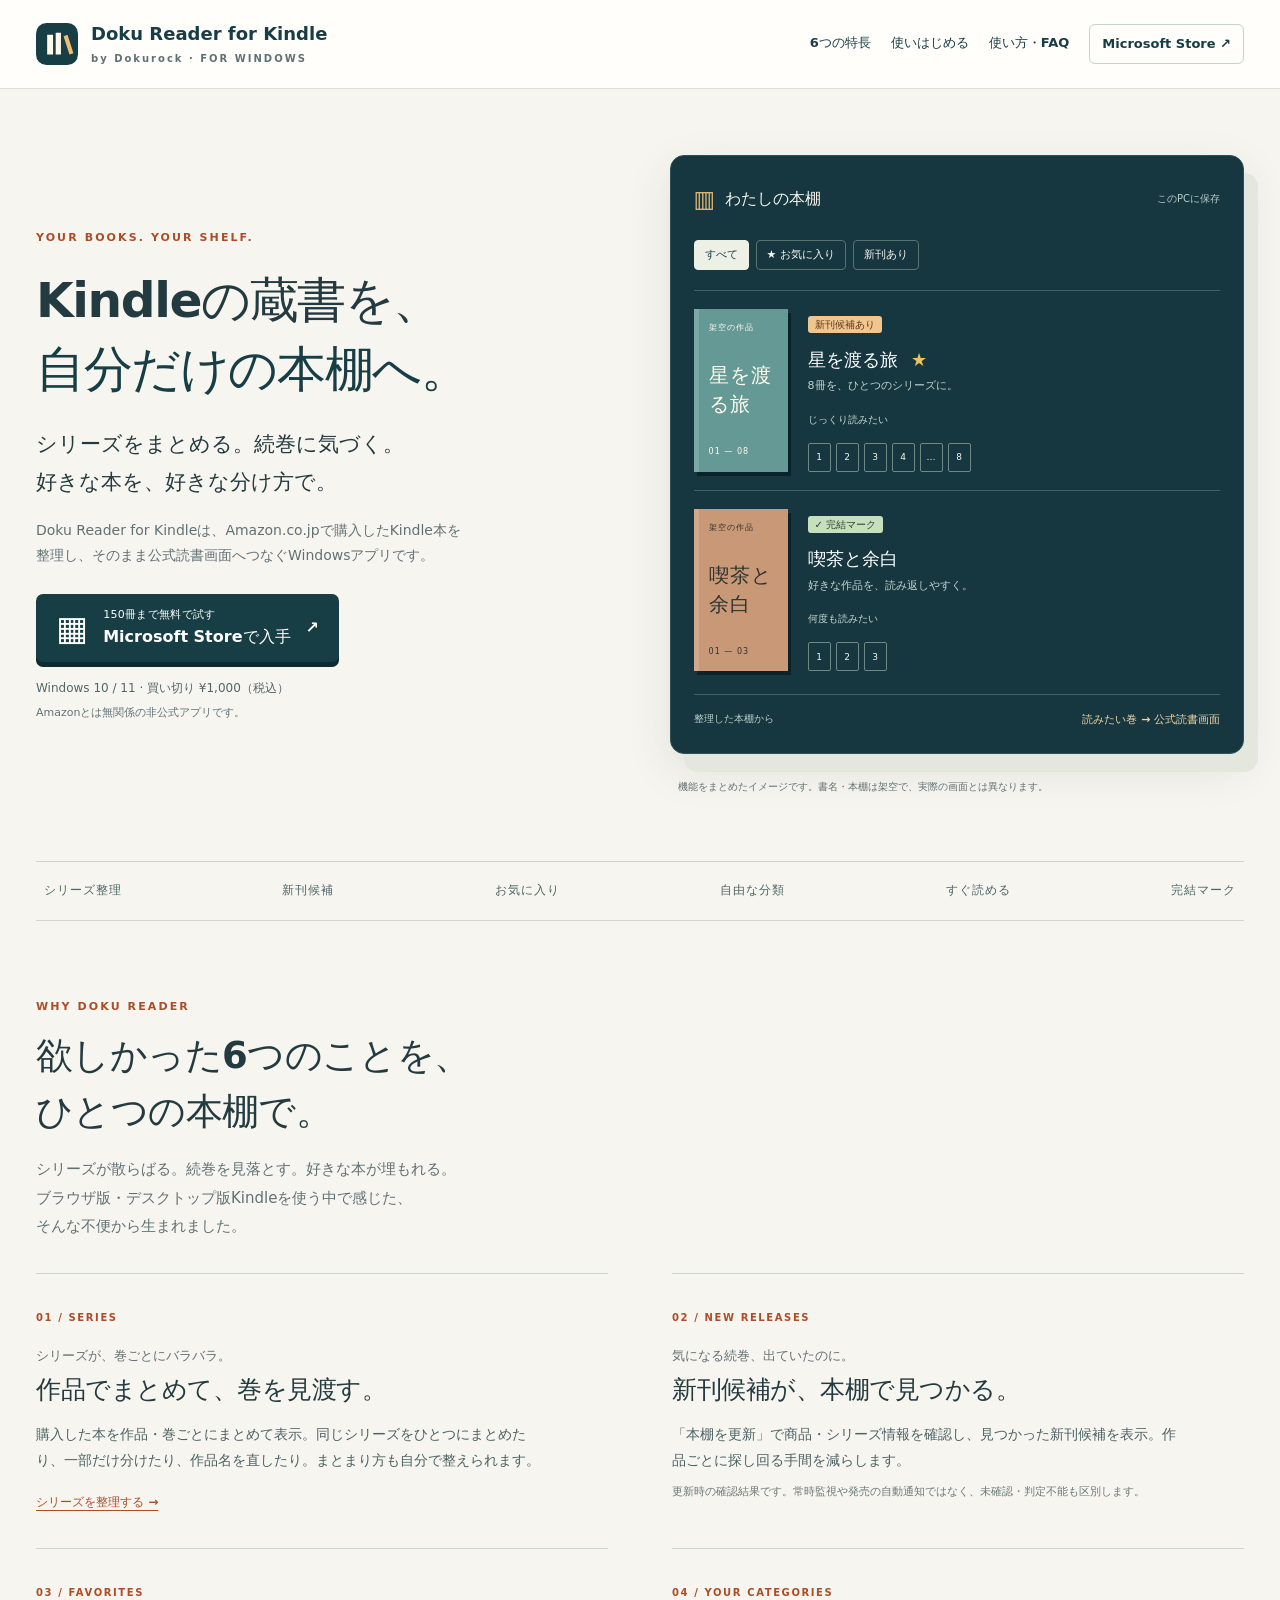
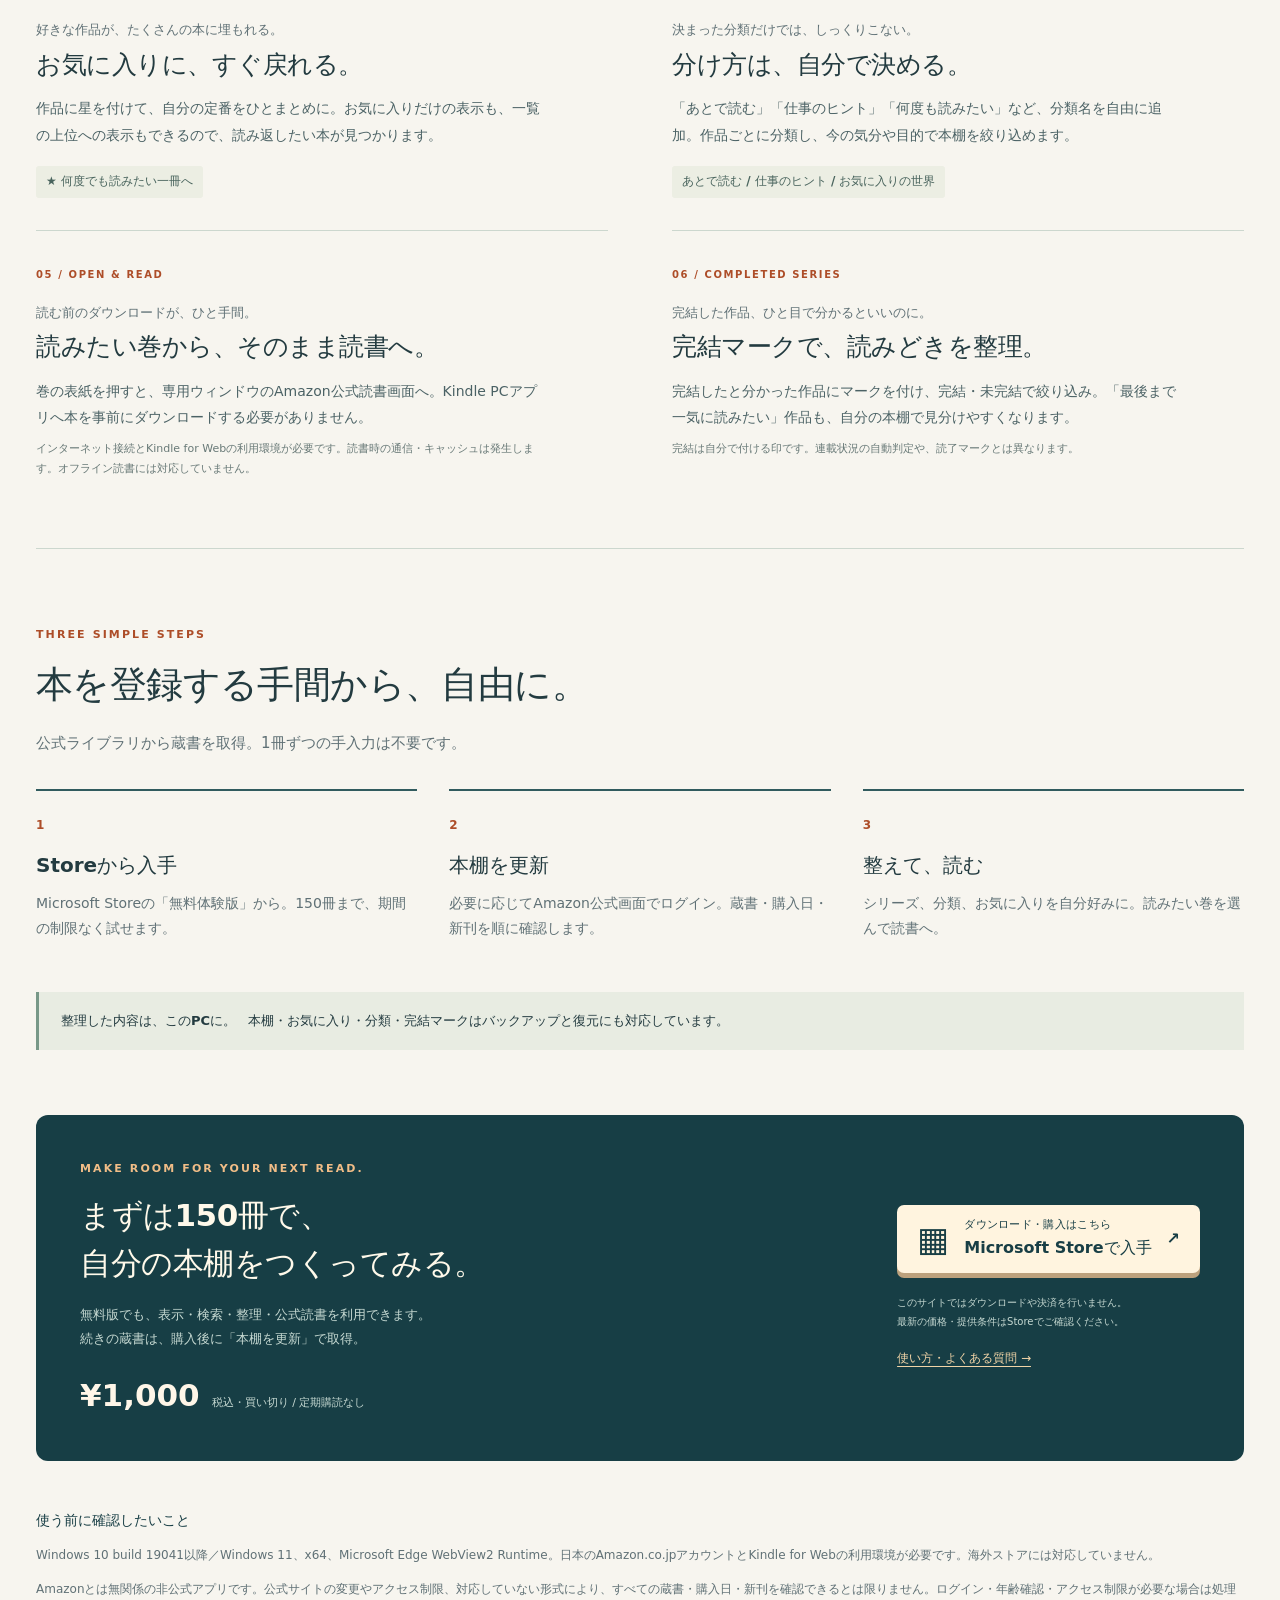
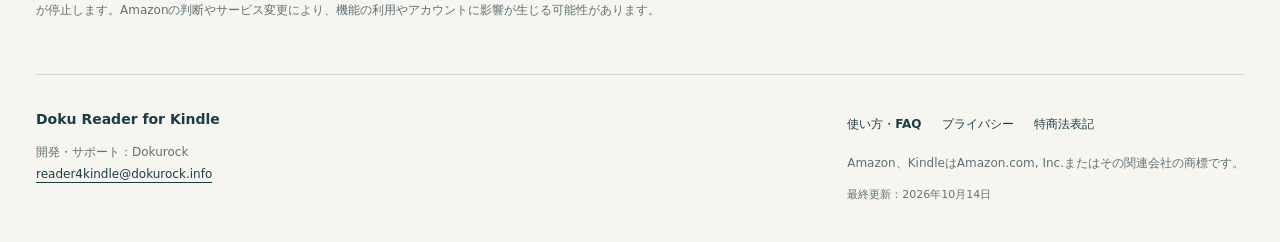
<file: index.html>
<!doctype html>
<html lang="ja">
<head>
<meta charset="utf-8"><meta name="viewport" content="width=device-width,initial-scale=1">
<title>Kindleの蔵書を、自分だけの本棚へ。 | Doku Reader for Kindle</title>
<meta name="description" content="シリーズをまとめる、新刊候補に気づく、お気に入りと自分の分類で整理する。Doku Reader for Kindleは、Kindleの蔵書管理から公式読書画面までをつなぐWindowsアプリ。150冊まで無料で試せます。">
<meta name="color-scheme" content="light">
<meta http-equiv="Content-Security-Policy" content="default-src 'none'; style-src 'self'; img-src 'self'; base-uri 'none'; form-action 'none'; object-src 'none'">
<meta property="og:type" content="website"><meta property="og:locale" content="ja_JP"><meta property="og:title" content="Kindleの蔵書を、自分だけの本棚へ。 | Doku Reader for Kindle"><meta property="og:description" content="シリーズ、新刊、お気に入り、自分の分類、すぐ読む、完結マーク。欲しかった6つのことを、ひとつの本棚で。150冊まで無料試用。"><meta property="og:url" content="https://toku565.github.io/doku-reader-support/">
<link rel="canonical" href="https://toku565.github.io/doku-reader-support/"><link rel="icon" href="favicon.svg" type="image/svg+xml"><link rel="stylesheet" href="style.css">
</head>
<body class="landing">
<a class="skip" href="#main">本文へ移動</a>
<header class="site-header"><div class="header-inner"><a class="brand" href="index.html" aria-label="Doku Reader for Kindle ホーム"><img src="favicon.svg" width="42" height="42" alt=""><span>Doku Reader for Kindle<small>by Dokurock · FOR WINDOWS</small></span></a><nav aria-label="サイト内"><a href="#features">6つの特長</a><a href="#start">使いはじめる</a><a href="support.html">使い方・FAQ</a><a class="nav-store" href="https://apps.microsoft.com/detail/9N5Q21WB8VS9?hl=ja-JP&amp;gl=JP">Microsoft Store ↗</a></nav></div></header>
<main id="main">
<section class="hero" aria-labelledby="hero-title">
<div class="hero-copy"><p class="eyebrow">YOUR BOOKS. YOUR SHELF.</p><h1 id="hero-title">Kindleの蔵書を、<br><em>自分だけの本棚へ。</em></h1><p class="hero-lead">シリーズをまとめる。続巻に気づく。<br>好きな本を、好きな分け方で。</p><p class="hero-description">Doku Reader for Kindleは、Amazon.co.jpで購入したKindle本を整理し、そのまま公式読書画面へつなぐWindowsアプリです。</p><a class="store-button" href="https://apps.microsoft.com/detail/9N5Q21WB8VS9?hl=ja-JP&amp;gl=JP"><span class="store-mark" aria-hidden="true">▦</span><span><small>150冊まで無料で試す</small>Microsoft Storeで入手</span><span aria-hidden="true">↗</span></a><p class="cta-note">Windows 10 / 11 · 買い切り ¥1,000（税込）</p><p class="unofficial">Amazonとは無関係の非公式アプリです。</p></div>
<figure class="shelf-figure"><div class="shelf-illustration" role="img" aria-label="架空の本棚の機能イメージ。シリーズの巻をまとめ、新刊候補、お気に入り、分類、完結マークを一覧で確認できます。">
<div class="mock-title"><span class="mock-logo" aria-hidden="true">▥</span><strong>わたしの本棚</strong><span class="mock-local">このPCに保存</span></div>
<div class="mock-filters"><span class="selected">すべて</span><span>★ お気に入り</span><span>新刊あり</span></div>
<div class="mock-work"><div class="mock-cover cover-sea"><span>架空の作品</span><strong>星を渡る旅</strong><small>01 — 08</small></div><div class="mock-info"><span class="mock-status status-new">新刊候補あり</span><h2>星を渡る旅 <span class="favorite-star">★</span></h2><p>8冊を、ひとつのシリーズに。</p><span class="mock-category">じっくり読みたい</span><div class="mock-volumes" aria-hidden="true"><i>1</i><i>2</i><i>3</i><i>4</i><i>…</i><i>8</i></div></div></div>
<div class="mock-work"><div class="mock-cover cover-clay"><span>架空の作品</span><strong>喫茶と余白</strong><small>01 — 03</small></div><div class="mock-info"><span class="mock-status status-done">✓ 完結マーク</span><h2>喫茶と余白</h2><p>好きな作品を、読み返しやすく。</p><span class="mock-category">何度も読みたい</span><div class="mock-volumes" aria-hidden="true"><i>1</i><i>2</i><i>3</i></div></div></div>
<div class="mock-foot"><span>整理した本棚から</span><strong>読みたい巻 → 公式読書画面</strong></div></div><figcaption>機能をまとめたイメージです。書名・本棚は架空で、実際の画面とは異なります。</figcaption></figure>
</section>
<div class="feature-strip" aria-label="6つの特長"><span>シリーズ整理</span><span>新刊候補</span><span>お気に入り</span><span>自由な分類</span><span>すぐ読める</span><span>完結マーク</span></div>
<section id="features" class="features-section" aria-labelledby="features-title"><div class="section-intro"><p class="eyebrow">WHY DOKU READER</p><h2 id="features-title">欲しかった6つのことを、<br>ひとつの本棚で。</h2><p>シリーズが散らばる。続巻を見落とす。好きな本が埋もれる。<br>ブラウザ版・デスクトップ版Kindleを使う中で感じた、<br class="desktop-break">そんな不便から生まれました。</p></div>
<div class="benefit-grid">
<article class="benefit"><span class="benefit-number">01 / SERIES</span><p class="pain">シリーズが、巻ごとにバラバラ。</p><h3>作品でまとめて、巻を見渡す。</h3><p>購入した本を作品・巻ごとにまとめて表示。同じシリーズをひとつにまとめたり、一部だけ分けたり、作品名を直したり。まとまり方も自分で整えられます。</p><a href="support.html#organize">シリーズを整理する →</a></article>
<article class="benefit"><span class="benefit-number">02 / NEW RELEASES</span><p class="pain">気になる続巻、出ていたのに。</p><h3>新刊候補が、本棚で見つかる。</h3><p>「本棚を更新」で商品・シリーズ情報を確認し、見つかった新刊候補を表示。作品ごとに探し回る手間を減らします。</p><p class="feature-note">更新時の確認結果です。常時監視や発売の自動通知ではなく、未確認・判定不能も区別します。</p></article>
<article class="benefit"><span class="benefit-number">03 / FAVORITES</span><p class="pain">好きな作品が、たくさんの本に埋もれる。</p><h3>お気に入りに、すぐ戻れる。</h3><p>作品に星を付けて、自分の定番をひとまとめに。お気に入りだけの表示も、一覧の上位への表示もできるので、読み返したい本が見つかります。</p><span class="benefit-example">★ 何度でも読みたい一冊へ</span></article>
<article class="benefit"><span class="benefit-number">04 / YOUR CATEGORIES</span><p class="pain">決まった分類だけでは、しっくりこない。</p><h3>分け方は、自分で決める。</h3><p>「あとで読む」「仕事のヒント」「何度も読みたい」など、分類名を自由に追加。作品ごとに分類し、今の気分や目的で本棚を絞り込めます。</p><span class="benefit-example">あとで読む / 仕事のヒント / お気に入りの世界</span></article>
<article class="benefit"><span class="benefit-number">05 / OPEN & READ</span><p class="pain">読む前のダウンロードが、ひと手間。</p><h3>読みたい巻から、そのまま読書へ。</h3><p>巻の表紙を押すと、専用ウィンドウのAmazon公式読書画面へ。Kindle PCアプリへ本を事前にダウンロードする必要がありません。</p><p class="feature-note">インターネット接続とKindle for Webの利用環境が必要です。読書時の通信・キャッシュは発生します。オフライン読書には対応していません。</p></article>
<article class="benefit"><span class="benefit-number">06 / COMPLETED SERIES</span><p class="pain">完結した作品、ひと目で分かるといいのに。</p><h3>完結マークで、読みどきを整理。</h3><p>完結したと分かった作品にマークを付け、完結・未完結で絞り込み。「最後まで一気に読みたい」作品も、自分の本棚で見分けやすくなります。</p><p class="feature-note">完結は自分で付ける印です。連載状況の自動判定や、読了マークとは異なります。</p></article>
</div></section>
<section id="start" class="start-section" aria-labelledby="start-title"><div class="section-intro"><p class="eyebrow">THREE SIMPLE STEPS</p><h2 id="start-title">本を登録する手間から、自由に。</h2><p>公式ライブラリから蔵書を取得。1冊ずつの手入力は不要です。</p></div><ol class="start-steps"><li><span>1</span><h3>Storeから入手</h3><p>Microsoft Storeの「無料体験版」から。150冊まで、期間の制限なく試せます。</p></li><li><span>2</span><h3>本棚を更新</h3><p>必要に応じてAmazon公式画面でログイン。蔵書・購入日・新刊を順に確認します。</p></li><li><span>3</span><h3>整えて、読む</h3><p>シリーズ、分類、お気に入りを自分好みに。読みたい巻を選んで読書へ。</p></li></ol><p class="backup-note"><strong>整理した内容は、このPCに。</strong> 本棚・お気に入り・分類・完結マークはバックアップと復元にも対応しています。</p></section>
<section id="download" class="download-section" aria-labelledby="download-title"><div><p class="eyebrow">MAKE ROOM FOR YOUR NEXT READ.</p><h2 id="download-title">まずは150冊で、<br>自分の本棚をつくってみる。</h2><p>無料版でも、表示・検索・整理・公式読書を利用できます。<br>続きの蔵書は、購入後に「本棚を更新」で取得。</p><p class="price"><strong>¥1,000</strong><span>税込・買い切り / 定期購読なし</span></p></div><div class="download-action"><a class="store-button" href="https://apps.microsoft.com/detail/9N5Q21WB8VS9?hl=ja-JP&amp;gl=JP"><span class="store-mark" aria-hidden="true">▦</span><span><small>ダウンロード・購入はこちら</small>Microsoft Storeで入手</span><span aria-hidden="true">↗</span></a><p>このサイトではダウンロードや決済を行いません。<br>最新の価格・提供条件はStoreでご確認ください。</p><a class="guide-link" href="support.html">使い方・よくある質問 →</a></div></section>
<section class="service-note" aria-labelledby="environment-title"><h2 id="environment-title">使う前に確認したいこと</h2><p>Windows 10 build 19041以降／Windows 11、x64、Microsoft Edge WebView2 Runtime。日本のAmazon.co.jpアカウントとKindle for Webの利用環境が必要です。海外ストアには対応していません。</p><p>Amazonとは無関係の非公式アプリです。公式サイトの変更やアクセス制限、対応していない形式により、すべての蔵書・購入日・新刊を確認できるとは限りません。ログイン・年齢確認・アクセス制限が必要な場合は処理が停止します。Amazonの判断やサービス変更により、機能の利用やアカウントに影響が生じる可能性があります。</p></section>
</main>
<footer class="site-footer"><div><strong>Doku Reader for Kindle</strong><p>開発・サポート：Dokurock<br><a href="mailto:reader4kindle@dokurock.info">reader4kindle@dokurock.info</a></p></div><div><nav aria-label="フッター"><a href="support.html">使い方・FAQ</a><a href="privacy.html">プライバシー</a><a href="legal.html">特商法表記</a></nav><p>Amazon、KindleはAmazon.com, Inc.またはその関連会社の商標です。</p><small>最終更新：2026年10月14日</small></div></footer>
</body></html>
</file>
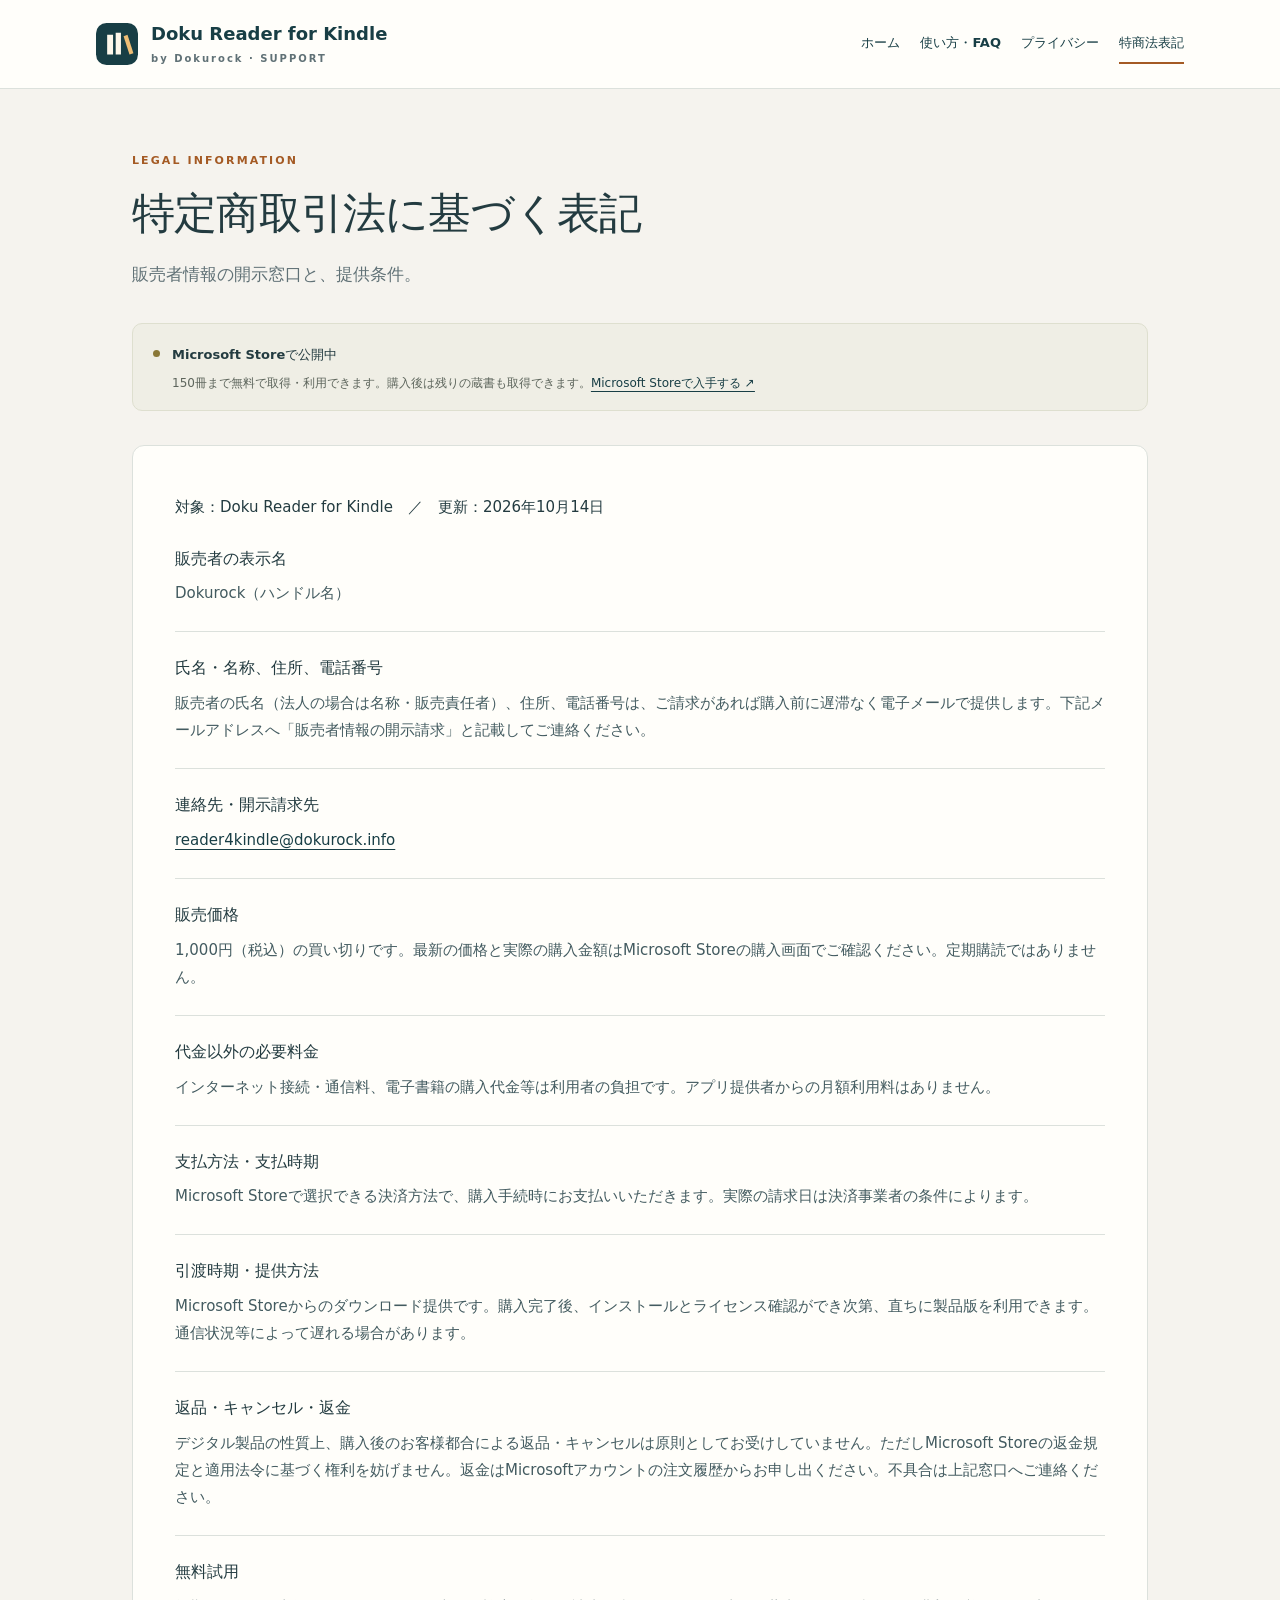
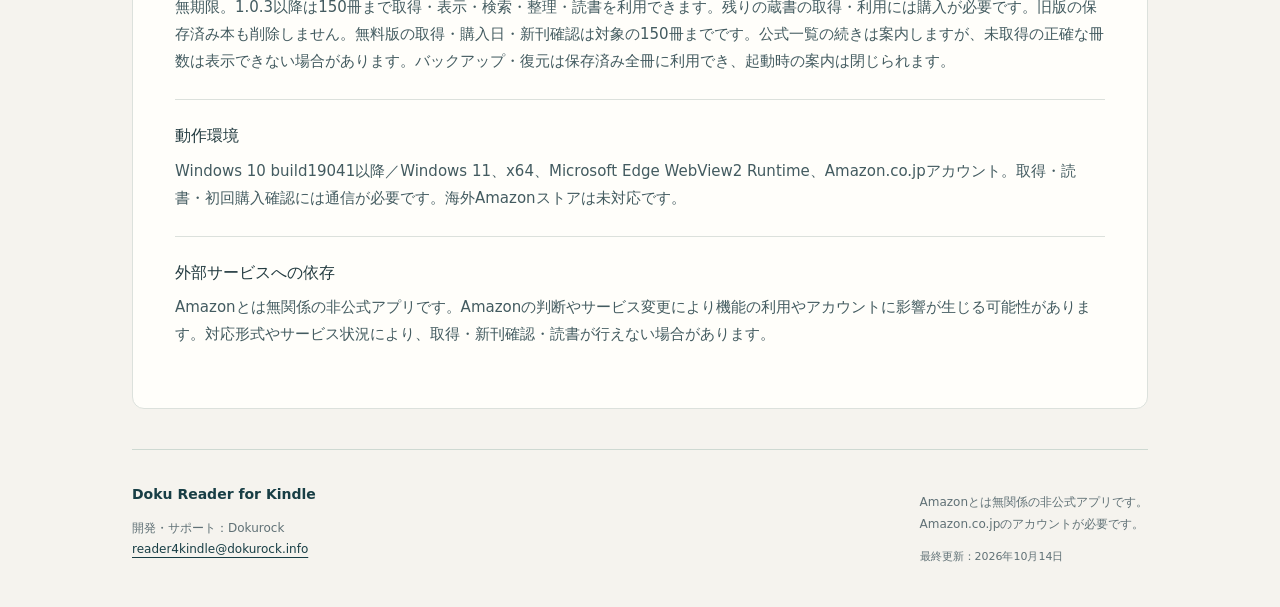
<file: legal.html>
<!doctype html>
<html lang="ja"><head><meta charset="utf-8"><meta name="viewport" content="width=device-width,initial-scale=1"><meta name="description" content="Doku Reader for Kindleの使い方、無料試用、購入状態、バックアップ、お問い合わせについて。"><meta name="color-scheme" content="light"><meta http-equiv="Content-Security-Policy" content="default-src 'none'; style-src 'self'; img-src 'self'; base-uri 'none'; form-action 'none'; object-src 'none'"><title>特定商取引法に基づく表記 | Doku Reader for Kindle</title><link rel="icon" href="favicon.svg" type="image/svg+xml"><link rel="stylesheet" href="style.css"></head>
<body><a class="skip" href="#main">本文へ移動</a><header class="site-header"><div class="header-inner"><a class="brand" href="index.html"><img src="favicon.svg" width="42" height="42" alt=""><span>Doku Reader for Kindle<small>by Dokurock · SUPPORT</small></span></a><nav aria-label="サイト内"><a href="index.html">ホーム</a><a href="support.html">使い方・FAQ</a><a href="privacy.html">プライバシー</a><a href="legal.html" aria-current="page">特商法表記</a></nav></div></header>
<main id="main"><section class="page-heading"><p class="eyebrow">LEGAL INFORMATION</p><h1>特定商取引法に基づく表記</h1><p class="lead">販売者情報の開示窓口と、提供条件。</p></section><aside class="release-note"><span class="status-dot" aria-hidden="true"></span><div><strong>Microsoft Storeで公開中</strong><p>150冊まで無料で取得・利用できます。購入後は残りの蔵書も取得できます。<a href="https://apps.microsoft.com/detail/9N5Q21WB8VS9?hl=ja-JP&amp;gl=JP">Microsoft Storeで入手する ↗</a></p></div></aside><article class="article"><p>対象：Doku Reader for Kindle　／　更新：2026年10月14日</p>
<dl>
<dt>販売者の表示名</dt><dd>Dokurock（ハンドル名）</dd>
<dt>氏名・名称、住所、電話番号</dt><dd>販売者の氏名（法人の場合は名称・販売責任者）、住所、電話番号は、ご請求があれば購入前に遅滞なく電子メールで提供します。下記メールアドレスへ「販売者情報の開示請求」と記載してご連絡ください。</dd>
<dt>連絡先・開示請求先</dt><dd><a href="mailto:reader4kindle@dokurock.info">reader4kindle@dokurock.info</a></dd>
<dt>販売価格</dt><dd>1,000円（税込）の買い切りです。最新の価格と実際の購入金額はMicrosoft Storeの購入画面でご確認ください。定期購読ではありません。</dd>
<dt>代金以外の必要料金</dt><dd>インターネット接続・通信料、電子書籍の購入代金等は利用者の負担です。アプリ提供者からの月額利用料はありません。</dd>
<dt>支払方法・支払時期</dt><dd>Microsoft Storeで選択できる決済方法で、購入手続時にお支払いいただきます。実際の請求日は決済事業者の条件によります。</dd>
<dt>引渡時期・提供方法</dt><dd>Microsoft Storeからのダウンロード提供です。購入完了後、インストールとライセンス確認ができ次第、直ちに製品版を利用できます。通信状況等によって遅れる場合があります。</dd>
<dt>返品・キャンセル・返金</dt><dd>デジタル製品の性質上、購入後のお客様都合による返品・キャンセルは原則としてお受けしていません。ただしMicrosoft Storeの返金規定と適用法令に基づく権利を妨げません。返金はMicrosoftアカウントの注文履歴からお申し出ください。不具合は上記窓口へご連絡ください。</dd>
<dt>無料試用</dt><dd>無期限。1.0.3以降は150冊まで取得・表示・検索・整理・読書を利用できます。残りの蔵書の取得・利用には購入が必要です。旧版の保存済み本も削除しません。無料版の取得・購入日・新刊確認は対象の150冊までです。公式一覧の続きは案内しますが、未取得の正確な冊数は表示できない場合があります。バックアップ・復元は保存済み全冊に利用でき、起動時の案内は閉じられます。</dd>
<dt>動作環境</dt><dd>Windows 10 build19041以降／Windows 11、x64、Microsoft Edge WebView2 Runtime、Amazon.co.jpアカウント。取得・読書・初回購入確認には通信が必要です。海外Amazonストアは未対応です。</dd>
<dt>外部サービスへの依存</dt><dd>Amazonとは無関係の非公式アプリです。Amazonの判断やサービス変更により機能の利用やアカウントに影響が生じる可能性があります。対応形式やサービス状況により、取得・新刊確認・読書が行えない場合があります。</dd>
</dl>
</article></main>
<footer class="site-footer"><div><strong>Doku Reader for Kindle</strong><p>開発・サポート：Dokurock<br><a href="mailto:reader4kindle@dokurock.info">reader4kindle@dokurock.info</a></p></div><div><p>Amazonとは無関係の非公式アプリです。<br>Amazon.co.jpのアカウントが必要です。</p><small>最終更新：2026年10月14日</small></div></footer></body></html>
</file>
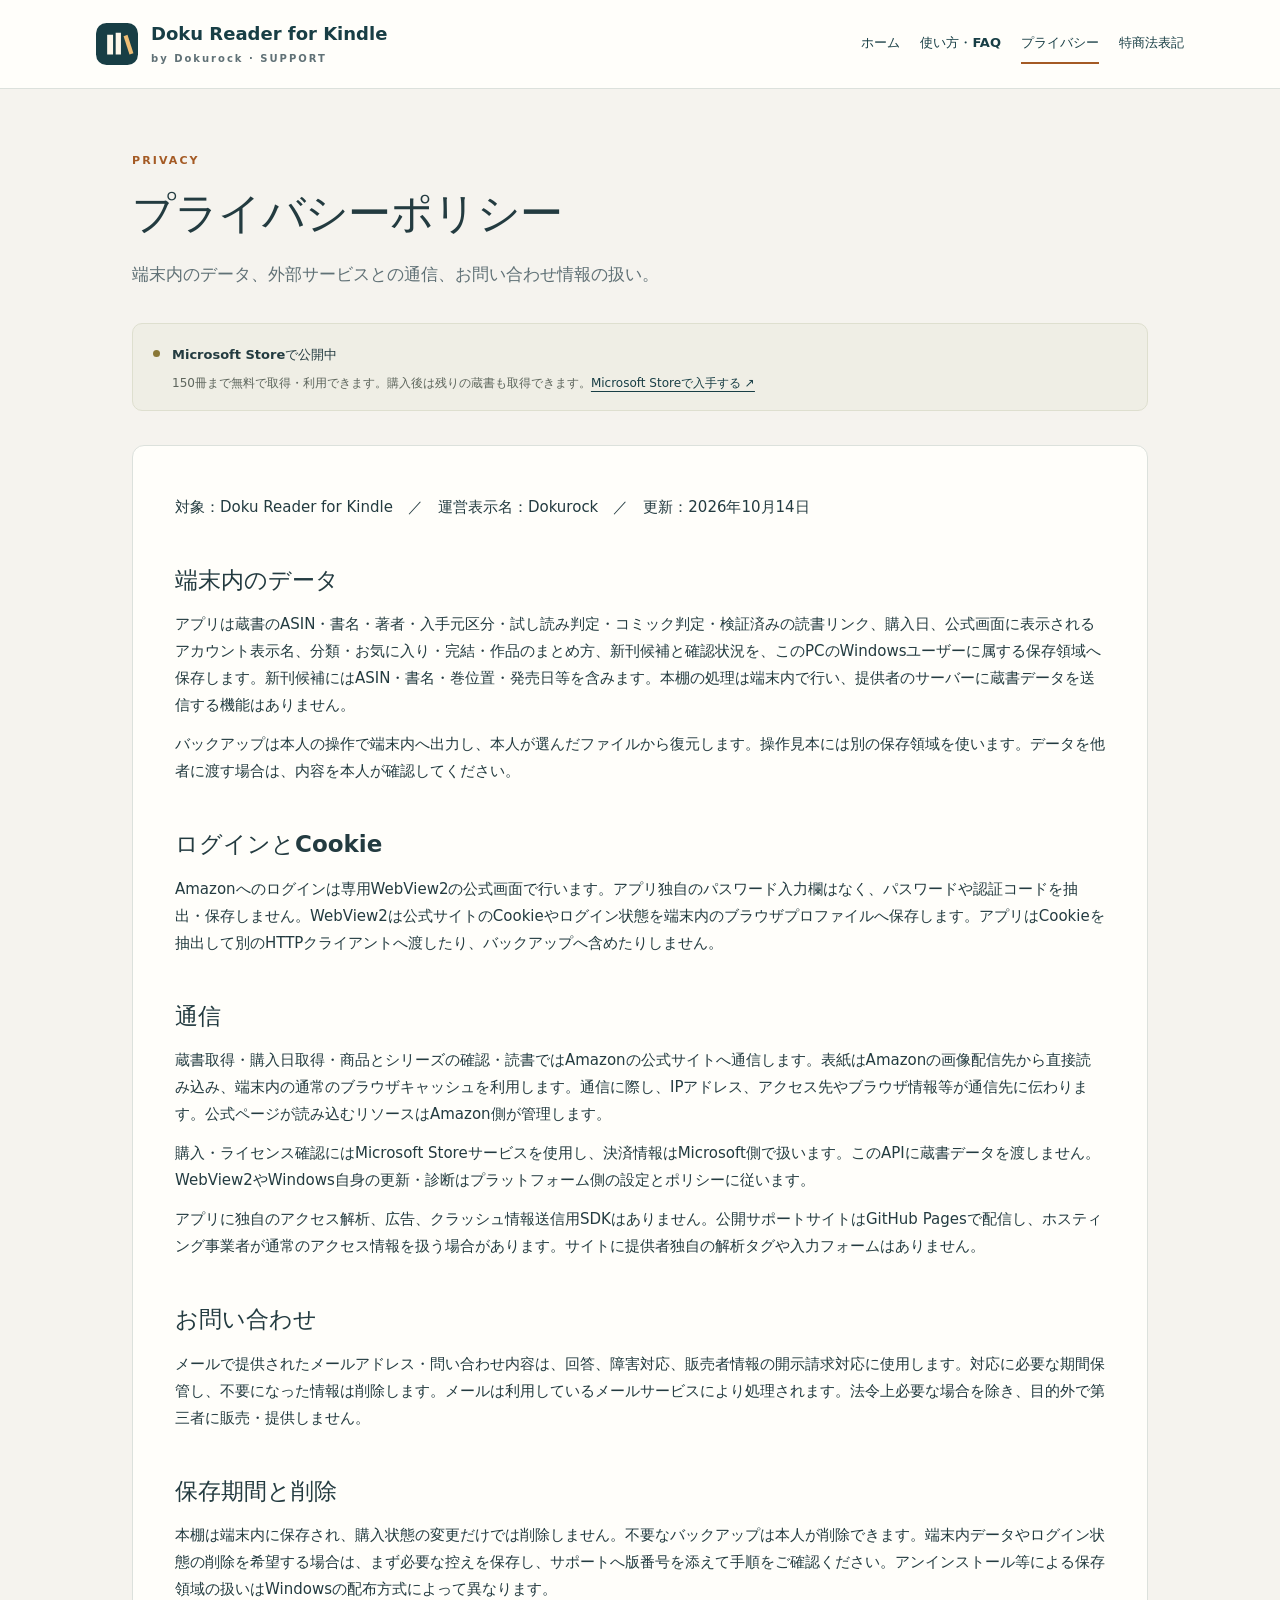
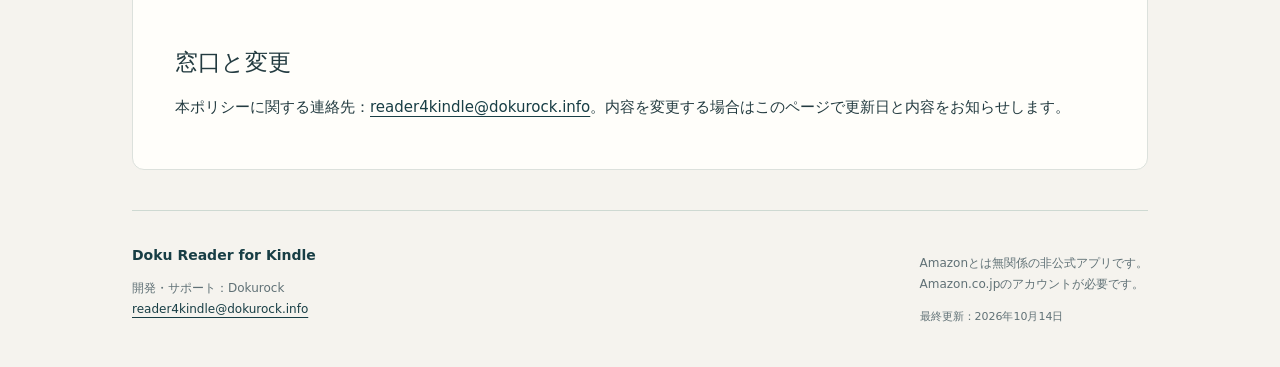
<file: privacy.html>
<!doctype html>
<html lang="ja"><head><meta charset="utf-8"><meta name="viewport" content="width=device-width,initial-scale=1"><meta name="description" content="Doku Reader for Kindleの使い方、無料試用、購入状態、バックアップ、お問い合わせについて。"><meta name="color-scheme" content="light"><meta http-equiv="Content-Security-Policy" content="default-src 'none'; style-src 'self'; img-src 'self'; base-uri 'none'; form-action 'none'; object-src 'none'"><title>プライバシーポリシー | Doku Reader for Kindle</title><link rel="icon" href="favicon.svg" type="image/svg+xml"><link rel="stylesheet" href="style.css"></head>
<body><a class="skip" href="#main">本文へ移動</a><header class="site-header"><div class="header-inner"><a class="brand" href="index.html"><img src="favicon.svg" width="42" height="42" alt=""><span>Doku Reader for Kindle<small>by Dokurock · SUPPORT</small></span></a><nav aria-label="サイト内"><a href="index.html">ホーム</a><a href="support.html">使い方・FAQ</a><a href="privacy.html" aria-current="page">プライバシー</a><a href="legal.html">特商法表記</a></nav></div></header>
<main id="main"><section class="page-heading"><p class="eyebrow">PRIVACY</p><h1>プライバシーポリシー</h1><p class="lead">端末内のデータ、外部サービスとの通信、お問い合わせ情報の扱い。</p></section><aside class="release-note"><span class="status-dot" aria-hidden="true"></span><div><strong>Microsoft Storeで公開中</strong><p>150冊まで無料で取得・利用できます。購入後は残りの蔵書も取得できます。<a href="https://apps.microsoft.com/detail/9N5Q21WB8VS9?hl=ja-JP&amp;gl=JP">Microsoft Storeで入手する ↗</a></p></div></aside><article class="article"><p>対象：Doku Reader for Kindle　／　運営表示名：Dokurock　／　更新：2026年10月14日</p>
<h2>端末内のデータ</h2><p>アプリは蔵書のASIN・書名・著者・入手元区分・試し読み判定・コミック判定・検証済みの読書リンク、購入日、公式画面に表示されるアカウント表示名、分類・お気に入り・完結・作品のまとめ方、新刊候補と確認状況を、このPCのWindowsユーザーに属する保存領域へ保存します。新刊候補にはASIN・書名・巻位置・発売日等を含みます。本棚の処理は端末内で行い、提供者のサーバーに蔵書データを送信する機能はありません。</p>
<p>バックアップは本人の操作で端末内へ出力し、本人が選んだファイルから復元します。操作見本には別の保存領域を使います。データを他者に渡す場合は、内容を本人が確認してください。</p>
<h2>ログインとCookie</h2><p>Amazonへのログインは専用WebView2の公式画面で行います。アプリ独自のパスワード入力欄はなく、パスワードや認証コードを抽出・保存しません。WebView2は公式サイトのCookieやログイン状態を端末内のブラウザプロファイルへ保存します。アプリはCookieを抽出して別のHTTPクライアントへ渡したり、バックアップへ含めたりしません。</p>
<h2>通信</h2><p>蔵書取得・購入日取得・商品とシリーズの確認・読書ではAmazonの公式サイトへ通信します。表紙はAmazonの画像配信先から直接読み込み、端末内の通常のブラウザキャッシュを利用します。通信に際し、IPアドレス、アクセス先やブラウザ情報等が通信先に伝わります。公式ページが読み込むリソースはAmazon側が管理します。</p>
<p>購入・ライセンス確認にはMicrosoft Storeサービスを使用し、決済情報はMicrosoft側で扱います。このAPIに蔵書データを渡しません。WebView2やWindows自身の更新・診断はプラットフォーム側の設定とポリシーに従います。</p>
<p>アプリに独自のアクセス解析、広告、クラッシュ情報送信用SDKはありません。公開サポートサイトはGitHub Pagesで配信し、ホスティング事業者が通常のアクセス情報を扱う場合があります。サイトに提供者独自の解析タグや入力フォームはありません。</p>
<h2>お問い合わせ</h2><p>メールで提供されたメールアドレス・問い合わせ内容は、回答、障害対応、販売者情報の開示請求対応に使用します。対応に必要な期間保管し、不要になった情報は削除します。メールは利用しているメールサービスにより処理されます。法令上必要な場合を除き、目的外で第三者に販売・提供しません。</p>
<h2>保存期間と削除</h2><p>本棚は端末内に保存され、購入状態の変更だけでは削除しません。不要なバックアップは本人が削除できます。端末内データやログイン状態の削除を希望する場合は、まず必要な控えを保存し、サポートへ版番号を添えて手順をご確認ください。アンインストール等による保存領域の扱いはWindowsの配布方式によって異なります。</p>
<h2>窓口と変更</h2><p>本ポリシーに関する連絡先：<a href="mailto:reader4kindle@dokurock.info">reader4kindle@dokurock.info</a>。内容を変更する場合はこのページで更新日と内容をお知らせします。</p>
</article></main>
<footer class="site-footer"><div><strong>Doku Reader for Kindle</strong><p>開発・サポート：Dokurock<br><a href="mailto:reader4kindle@dokurock.info">reader4kindle@dokurock.info</a></p></div><div><p>Amazonとは無関係の非公式アプリです。<br>Amazon.co.jpのアカウントが必要です。</p><small>最終更新：2026年10月14日</small></div></footer></body></html>
</file>
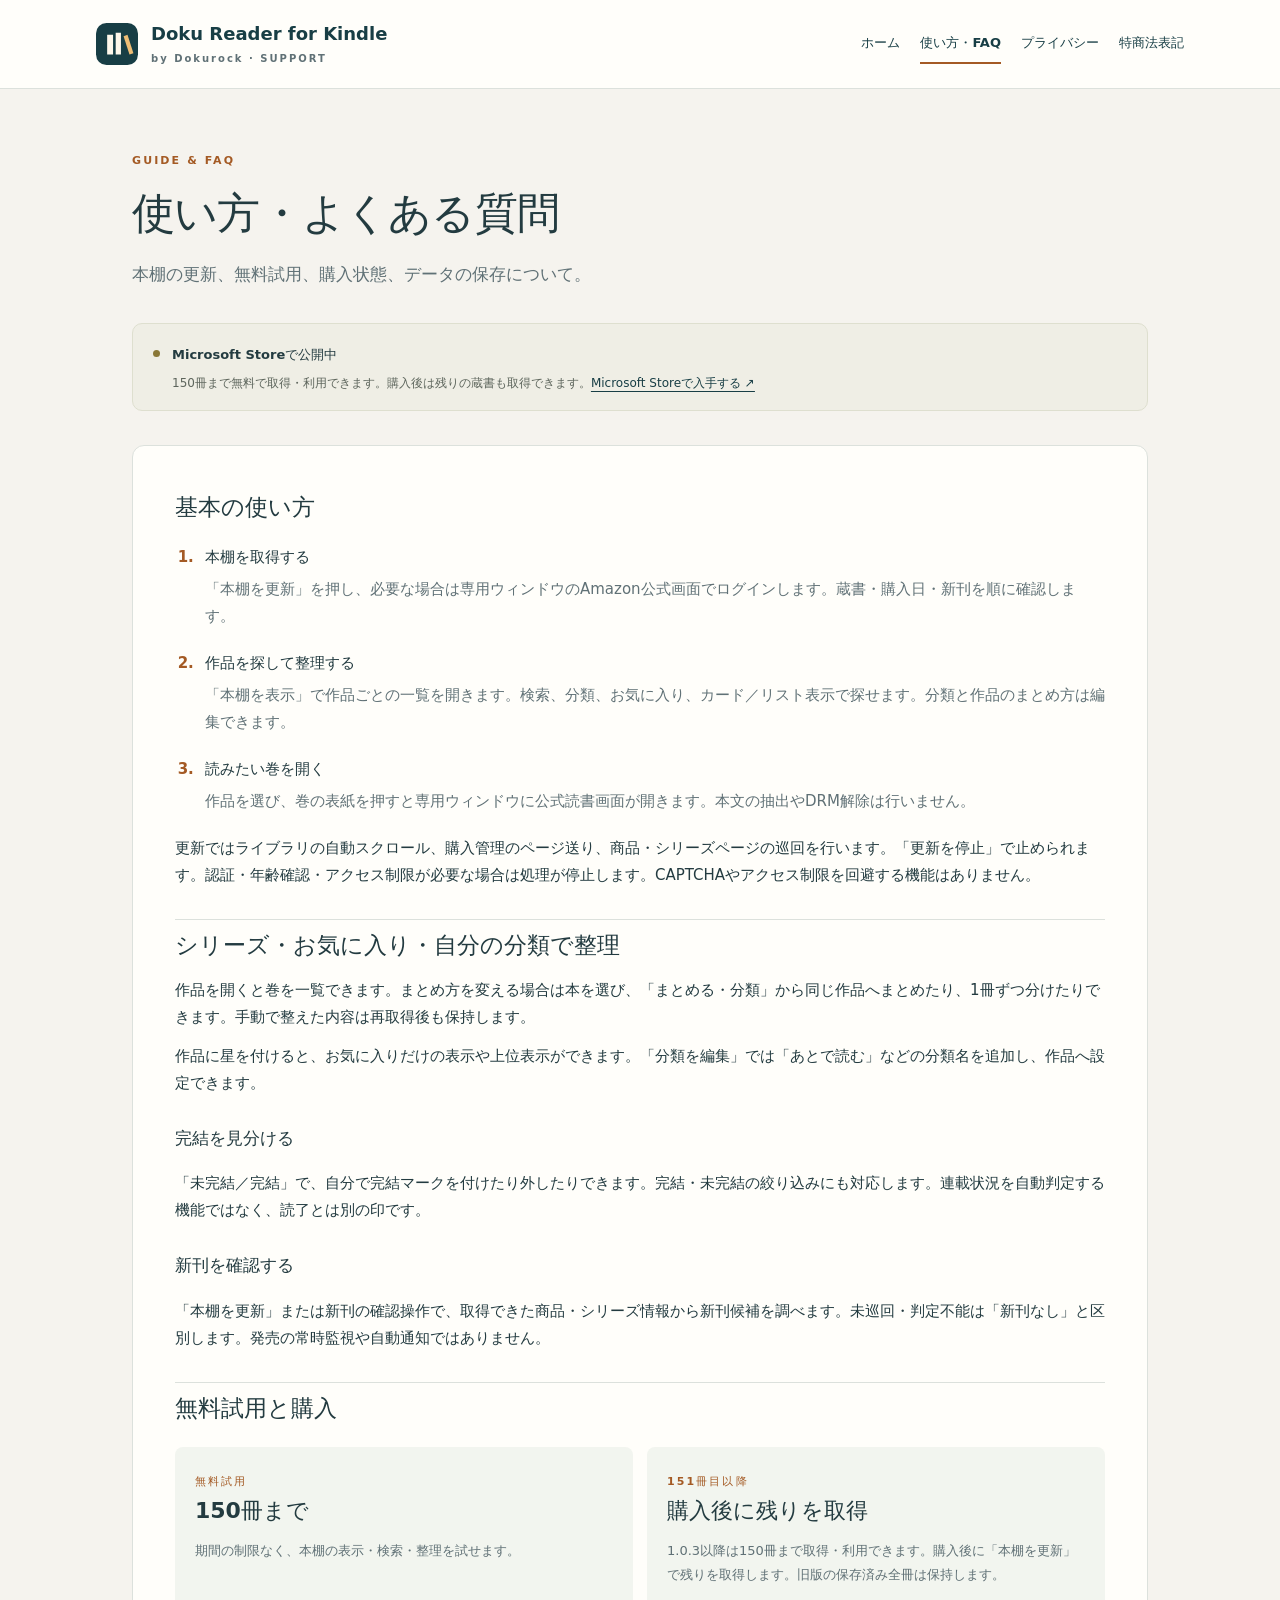
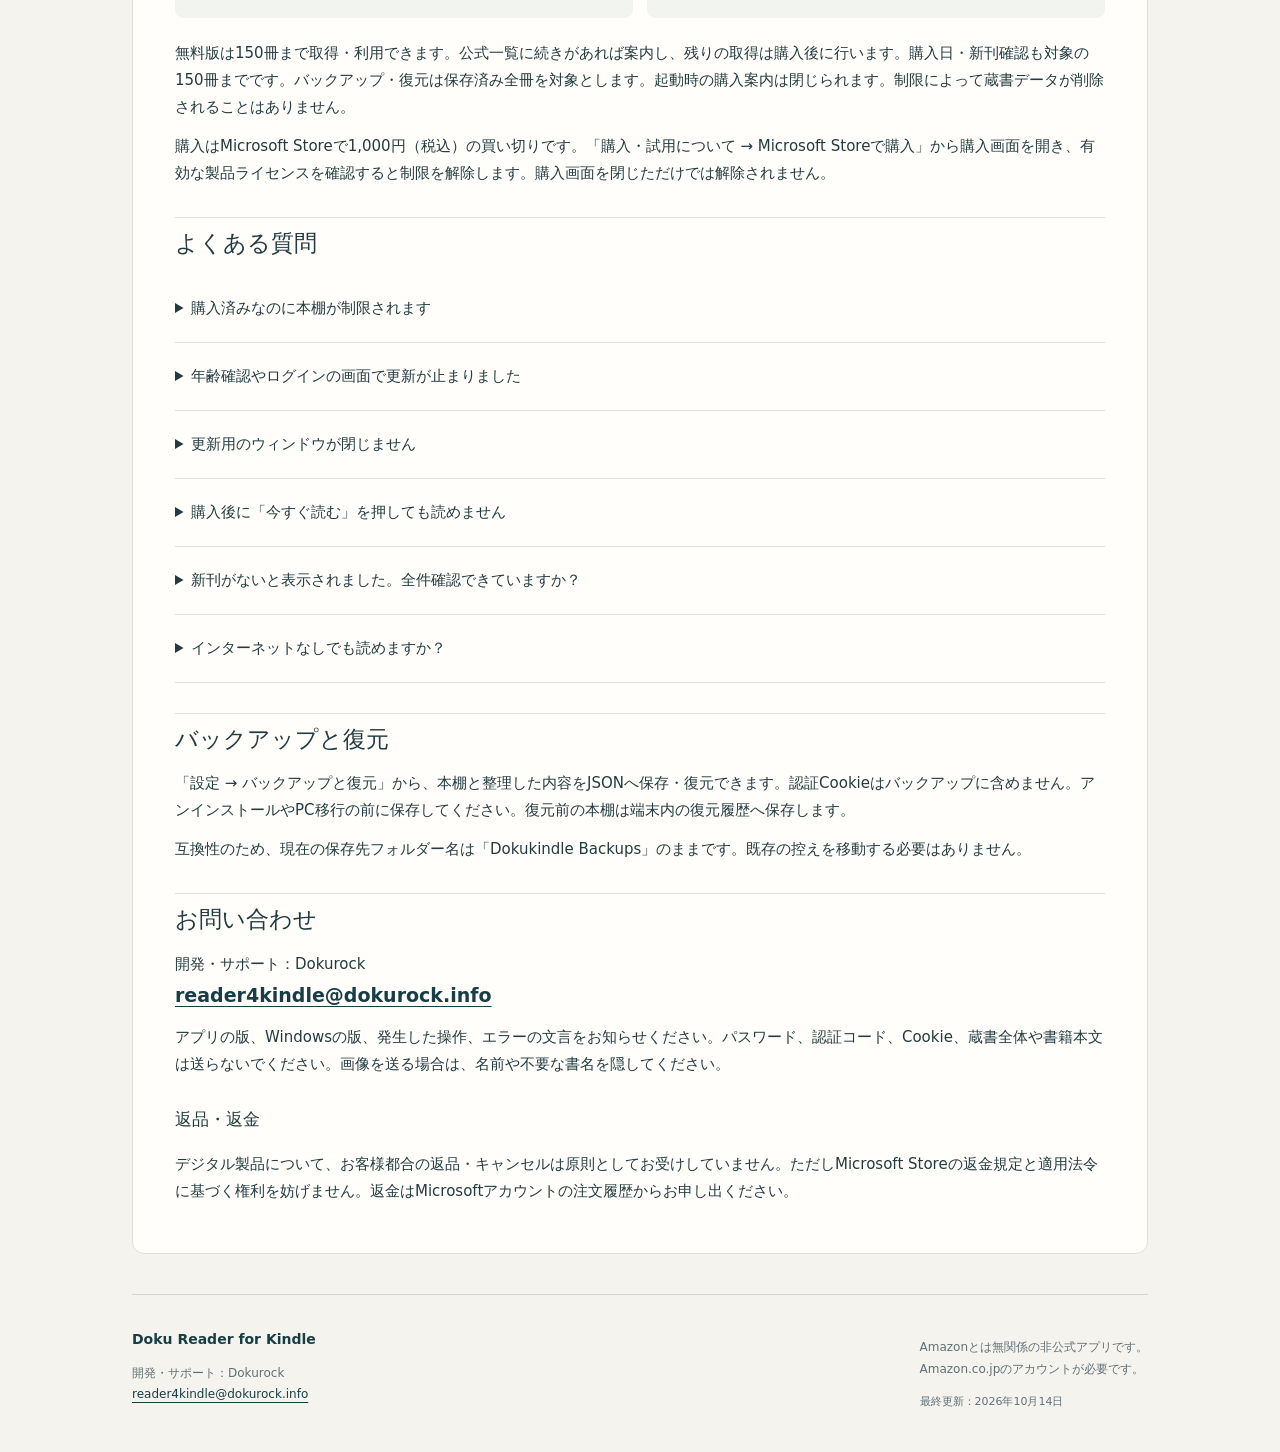
<file: support.html>
<!doctype html>
<html lang="ja"><head><meta charset="utf-8"><meta name="viewport" content="width=device-width,initial-scale=1"><meta name="description" content="Doku Reader for Kindleの使い方、無料試用、購入状態、バックアップ、お問い合わせについて。"><meta name="color-scheme" content="light"><meta http-equiv="Content-Security-Policy" content="default-src 'none'; style-src 'self'; img-src 'self'; base-uri 'none'; form-action 'none'; object-src 'none'"><title>使い方・よくある質問 | Doku Reader for Kindle</title><link rel="icon" href="favicon.svg" type="image/svg+xml"><link rel="stylesheet" href="style.css"></head>
<body><a class="skip" href="#main">本文へ移動</a><header class="site-header"><div class="header-inner"><a class="brand" href="index.html"><img src="favicon.svg" width="42" height="42" alt=""><span>Doku Reader for Kindle<small>by Dokurock · SUPPORT</small></span></a><nav aria-label="サイト内"><a href="index.html">ホーム</a><a href="support.html" aria-current="page">使い方・FAQ</a><a href="privacy.html">プライバシー</a><a href="legal.html">特商法表記</a></nav></div></header>
<main id="main"><section class="page-heading"><p class="eyebrow">GUIDE & FAQ</p><h1>使い方・よくある質問</h1><p class="lead">本棚の更新、無料試用、購入状態、データの保存について。</p></section><aside class="release-note"><span class="status-dot" aria-hidden="true"></span><div><strong>Microsoft Storeで公開中</strong><p>150冊まで無料で取得・利用できます。購入後は残りの蔵書も取得できます。<a href="https://apps.microsoft.com/detail/9N5Q21WB8VS9?hl=ja-JP&amp;gl=JP">Microsoft Storeで入手する ↗</a></p></div></aside><div class="article"><section id="start"><h2>基本の使い方</h2><ol class="steps"><li><strong>本棚を取得する</strong><p>「本棚を更新」を押し、必要な場合は専用ウィンドウのAmazon公式画面でログインします。蔵書・購入日・新刊を順に確認します。</p></li><li><strong>作品を探して整理する</strong><p>「本棚を表示」で作品ごとの一覧を開きます。検索、分類、お気に入り、カード／リスト表示で探せます。分類と作品のまとめ方は編集できます。</p></li><li><strong>読みたい巻を開く</strong><p>作品を選び、巻の表紙を押すと専用ウィンドウに公式読書画面が開きます。本文の抽出やDRM解除は行いません。</p></li></ol><p>更新ではライブラリの自動スクロール、購入管理のページ送り、商品・シリーズページの巡回を行います。「更新を停止」で止められます。認証・年齢確認・アクセス制限が必要な場合は処理が停止します。CAPTCHAやアクセス制限を回避する機能はありません。</p></section>
<section id="organize"><h2>シリーズ・お気に入り・自分の分類で整理</h2><p>作品を開くと巻を一覧できます。まとめ方を変える場合は本を選び、「まとめる・分類」から同じ作品へまとめたり、1冊ずつ分けたりできます。手動で整えた内容は再取得後も保持します。</p><p>作品に星を付けると、お気に入りだけの表示や上位表示ができます。「分類を編集」では「あとで読む」などの分類名を追加し、作品へ設定できます。</p><h3>完結を見分ける</h3><p>「未完結／完結」で、自分で完結マークを付けたり外したりできます。完結・未完結の絞り込みにも対応します。連載状況を自動判定する機能ではなく、読了とは別の印です。</p><h3>新刊を確認する</h3><p>「本棚を更新」または新刊の確認操作で、取得できた商品・シリーズ情報から新刊候補を調べます。未巡回・判定不能は「新刊なし」と区別します。発売の常時監視や自動通知ではありません。</p></section>
<section id="trial"><h2>無料試用と購入</h2><div class="trial-grid"><div><span class="eyebrow">無料試用</span><strong>150冊まで</strong><p>期間の制限なく、本棚の表示・検索・整理を試せます。</p></div><div><span class="eyebrow">151冊目以降</span><strong>購入後に残りを取得</strong><p>1.0.3以降は150冊まで取得・利用できます。購入後に「本棚を更新」で残りを取得します。旧版の保存済み全冊は保持します。</p></div></div><p>無料版は150冊まで取得・利用できます。公式一覧に続きがあれば案内し、残りの取得は購入後に行います。購入日・新刊確認も対象の150冊までです。バックアップ・復元は保存済み全冊を対象とします。起動時の購入案内は閉じられます。制限によって蔵書データが削除されることはありません。</p><p>購入はMicrosoft Storeで1,000円（税込）の買い切りです。「購入・試用について → Microsoft Storeで購入」から購入画面を開き、有効な製品ライセンスを確認すると制限を解除します。購入画面を閉じただけでは解除されません。</p></section>
<section id="trouble"><h2>よくある質問</h2><details><summary>購入済みなのに本棚が制限されます</summary><p>購入時と同じMicrosoftアカウントでMicrosoft Storeへサインインし、通信できる状態で「購入状態を再確認」を押してください。開発用EXEや開発IDのMSIXでは、実際のStore購入を確認できません。</p></details><details><summary>年齢確認やログインの画面で更新が止まりました</summary><p>残っている公式ウィンドウで本人が確認を済ませ、本棚画面の再開操作を行ってください。年齢確認で停止すると、通知音が有効な場合は完了時と同じ音を一度鳴らします。音量・音色・通知OFFは設定に従います。</p></details><details><summary>更新用のウィンドウが閉じません</summary><p>正常終了・手動停止・時間切れ・読み取りエラーでは更新用ウィンドウを閉じます。ログイン・年齢確認・アクセス制限では、本人の確認用に残します。読書や購入のウィンドウは自動終了の対象ではありません。</p></details><details><summary>購入後に「今すぐ読む」を押しても読めません</summary><p>公式ページから開かれる追加の読書ウィンドウに対応しています。問題が続く場合は「本棚を更新」で蔵書を反映し、該当の巻を開いてください。アプリの版と、発生した操作をサポートへお知らせください。</p></details><details><summary>新刊がないと表示されました。全件確認できていますか？</summary><p>取得できた公式ページの情報に基づく結果です。未巡回・判定不能は「新刊なし」と区別します。サイト変更、アクセス制限、未対応形式などにより、すべての新刊を確認できるとは限りません。</p></details><details><summary>インターネットなしでも読めますか？</summary><p>取得と公式読書画面の利用には通信が必要です。オフライン読書を提供するアプリではありません。購入状態はStoreが有効なライセンスを返せない場合、試用範囲の表示になります。保存済み本棚は削除しません。</p></details></section>
<section id="backup"><h2>バックアップと復元</h2><p>「設定 → バックアップと復元」から、本棚と整理した内容をJSONへ保存・復元できます。認証Cookieはバックアップに含めません。アンインストールやPC移行の前に保存してください。復元前の本棚は端末内の復元履歴へ保存します。</p><p>互換性のため、現在の保存先フォルダー名は「Dokukindle Backups」のままです。既存の控えを移動する必要はありません。</p></section>
<section id="contact"><h2>お問い合わせ</h2><p>開発・サポート：Dokurock<br><a class="email" href="mailto:reader4kindle@dokurock.info">reader4kindle@dokurock.info</a></p><p>アプリの版、Windowsの版、発生した操作、エラーの文言をお知らせください。パスワード、認証コード、Cookie、蔵書全体や書籍本文は送らないでください。画像を送る場合は、名前や不要な書名を隠してください。</p><h3>返品・返金</h3><p>デジタル製品について、お客様都合の返品・キャンセルは原則としてお受けしていません。ただしMicrosoft Storeの返金規定と適用法令に基づく権利を妨げません。返金はMicrosoftアカウントの注文履歴からお申し出ください。</p></section></div></main>
<footer class="site-footer"><div><strong>Doku Reader for Kindle</strong><p>開発・サポート：Dokurock<br><a href="mailto:reader4kindle@dokurock.info">reader4kindle@dokurock.info</a></p></div><div><p>Amazonとは無関係の非公式アプリです。<br>Amazon.co.jpのアカウントが必要です。</p><small>最終更新：2026年10月14日</small></div></footer></body></html>
</file>
<file: style.css>
:root{font-family:"Yu Gothic UI","Meiryo",system-ui,sans-serif;color:#233b40;background:#f5f3ee;font-size:16px;font-synthesis:none;line-height:1.8;--ink:#183e45;--muted:#607176;--line:#dce1dc;--paper:#fffefa;--accent:#a45a24}*{box-sizing:border-box}body{margin:0}a{color:var(--ink);text-underline-offset:4px;overflow-wrap:anywhere}a:hover{color:var(--accent)}a:focus-visible,summary:focus-visible{outline:3px solid #bd6b20;outline-offset:5px}.skip{position:absolute;left:16px;top:-100px;background:white;padding:10px;z-index:10}.skip:focus{top:12px}.site-header{border-bottom:1px solid var(--line);background:var(--paper)}.header-inner{max-width:1160px;padding:22px 36px;margin:auto;display:flex;align-items:center;justify-content:space-between;gap:24px}.brand{display:flex;align-items:center;gap:13px;text-decoration:none;font-size:18px;font-weight:750;line-height:1.35;min-width:0}.brand img{flex:none}.brand small{display:block;font-size:10px;letter-spacing:2px;font-weight:600;color:var(--muted);margin-top:6px}nav{display:flex;flex-wrap:wrap;gap:6px 20px;font-size:13px;font-weight:650}nav a{text-decoration:none;padding:7px 0}nav a[aria-current=page]{border-bottom:2px solid var(--accent)}main{max-width:1088px;margin:auto;padding:62px 36px 40px}.page-heading{max-width:820px}.eyebrow{font-size:11px;font-weight:750;letter-spacing:2.1px;color:var(--accent);margin:0 0 12px}.page-heading h1{font-size:clamp(27px,4vw,43px);letter-spacing:-.8px;line-height:1.4;margin:0 0 16px;font-weight:750}.lead{font-size:17px;color:var(--muted);margin:0}.release-note{display:flex;gap:12px;align-items:flex-start;background:#efeee5;border:1px solid #dedfcf;border-radius:10px;padding:16px 20px;margin:34px 0}.release-note strong{font-size:13px}.release-note p{font-size:12px;line-height:1.7;margin:4px 0 0;color:#5d655c}.status-dot{width:7px;height:7px;background:#8a7837;border-radius:50%;flex:none;margin-top:10px}.intro-grid{display:grid;grid-template-columns:repeat(3,minmax(0,1fr));gap:18px;margin:30px 0 42px}.topic-card{display:flex;flex-direction:column;min-height:240px;padding:25px;background:var(--paper);border:1px solid var(--line);border-radius:12px;text-decoration:none;transition:border-color .15s,transform .15s}.topic-card:hover{border-color:#90a8a1;transform:translateY(-2px)}.card-number{font-size:12px;font-weight:650;color:#9b7651}.topic-card h2{font-size:20px;margin:17px 0 9px}.topic-card p{font-size:14px;color:var(--muted);margin:0 0 24px}.card-link{font-size:12px;font-weight:750;margin-top:auto;display:flex;justify-content:space-between}.content-panel{background:var(--paper);border:1px solid var(--line);border-radius:12px;padding:32px}.content-panel h2,.contact-panel h2{font-size:24px;line-height:1.5;margin:0 0 16px}.content-panel p:not(.eyebrow){font-size:15px;color:var(--muted)}.feature-tags{display:flex;flex-wrap:wrap;gap:8px;margin-top:22px}.feature-tags span{border:1px solid #d4dfd8;border-radius:5px;padding:4px 10px;font-size:12px;color:var(--ink)}.contact-panel{display:flex;flex-direction:column;align-items:flex-start;gap:12px;background:var(--ink);color:#fffaf0;border-radius:12px;padding:32px;margin-top:28px}.contact-panel .eyebrow{color:#eebd75}.contact-panel p:not(.eyebrow){font-size:14px;color:#c8d9d7;margin:0}.contact-link{font-size:16px;color:#fffaf0;padding:9px 0;font-weight:600}.contact-link:hover{color:#eebd75}.contact-link span{margin-left:12px}.service-note{padding:30px 0 0;font-size:13px;color:var(--muted)}.service-note h2{font-size:14px;color:var(--ink)}.site-footer{max-width:1016px;margin:0 auto;padding:32px 0 36px;border-top:1px solid #ced9d2;display:flex;justify-content:space-between;gap:32px;font-size:12px;color:var(--muted)}.site-footer strong{font-size:14px;color:var(--ink)}.site-footer p{margin:10px 0}.site-footer small{font-size:11px}.article{background:var(--paper);border:1px solid var(--line);border-radius:12px;padding:36px 42px;font-size:15px}.article h2{font-size:23px;line-height:1.5;margin:34px 0 14px;padding-top:8px}.article h2:first-child,.article section:first-child h2:first-child{margin-top:0}.article h3{font-size:17px;margin-top:26px}.article p{margin:12px 0}.article section+section{border-top:1px solid var(--line);margin-top:30px}.article section{scroll-margin-top:25px}.steps{padding-left:24px}.steps li{padding-left:6px;margin:20px 0}.steps li::marker{color:var(--accent);font-weight:bold}.steps p{color:var(--muted);margin-top:5px}.trial-grid{display:grid;grid-template-columns:1fr 1fr;gap:14px;margin:22px 0}.trial-grid>div{background:#f2f5ef;border-radius:8px;padding:20px}.trial-grid strong{display:block;font-size:22px;line-height:1.5}.trial-grid p{font-size:13px;color:var(--muted)}details{border-bottom:1px solid var(--line);padding:15px 0}summary{cursor:pointer;font-weight:650;padding:5px 0}details p{padding-left:18px;color:var(--muted)}.email{font-size:19px;font-weight:650}dt{font-weight:750;font-size:16px;margin:24px 0 7px;border-top:1px solid var(--line);padding-top:22px}dt:first-child{border:0;margin-top:0;padding-top:0}dd{margin:0;color:#435b60}dl{margin:24px 0}p,dd,li{overflow-wrap:anywhere}@media(max-width:950px){.header-inner{align-items:flex-start;flex-direction:column;gap:16px}.site-footer{margin:0 36px}}@media(max-width:650px){.header-inner{padding:20px}.brand{font-size:17px}nav{gap:4px 17px;font-size:12px}main{padding:38px 20px 24px}.page-heading h1{letter-spacing:-.3px}.lead{font-size:15px}.release-note{padding:14px;margin:25px 0}.intro-grid{grid-template-columns:1fr;gap:12px;margin-bottom:26px}.topic-card{min-height:0;padding:20px}.topic-card h2{margin-top:8px}.topic-card p{margin-bottom:16px}.content-panel,.contact-panel{padding:24px}.content-panel h2,.contact-panel h2{font-size:21px}.article{padding:24px 20px;font-size:14px}.article h2{font-size:21px}.trial-grid{grid-template-columns:1fr}.site-footer{margin:0 20px;flex-direction:column;gap:14px}.email,.contact-link{font-size:16px}}@media(prefers-reduced-motion:reduce){*{transition:none!important;scroll-behavior:auto!important}}

/* Product introduction: local styles, no external fonts or scripts. */
.landing{--accent:#ad4d28;background:#f7f5ef}.landing .header-inner{max-width:1280px;padding:22px 36px}.landing main{max-width:1280px;padding:66px 36px 40px}.landing .site-footer{max-width:1208px}.landing .nav-store{border:1px solid #c6d3cc;border-radius:6px;padding:7px 12px}.hero{display:grid;grid-template-columns:1.03fr 1fr;gap:42px;align-items:center}.hero-copy h1{font-size:clamp(34px,3.8vw,49px);letter-spacing:-1.4px;line-height:1.42;margin:18px 0 22px}.hero-copy h1 em{font-style:normal;color:var(--ink)}.hero-lead{font-size:21px;font-weight:650;line-height:1.8;margin:0 0 16px}.hero-description{font-size:14px;color:var(--muted);max-width:430px;margin:0 0 26px}.store-button{display:inline-flex;align-items:center;justify-content:center;gap:15px;min-height:68px;padding:12px 20px;background:var(--ink);color:#fff;border-radius:7px;font-size:16px;font-weight:700;text-decoration:none;line-height:1.5;box-shadow:0 5px 0 #0e2b31;transition:background .15s}.store-button:hover{background:#285d65;color:#fff}.store-button small{display:block;font-size:11px;font-weight:500;margin-bottom:2px;letter-spacing:.3px}.store-mark{font-size:34px;line-height:1}.cta-note{font-size:12px;margin:16px 0 3px;color:#526769}.unofficial{font-size:11px;color:var(--muted);margin:0}.shelf-figure{margin:0;min-width:0}.shelf-illustration{background:#173740;color:#f6f5eb;border:1px solid #2e5056;border-radius:14px;box-shadow:14px 18px 0 #e4e7de,0 15px 45px #233b401c;padding:23px}.mock-title{display:flex;align-items:center;gap:10px;font-size:16px}.mock-logo{font-size:23px;color:#e5bb77}.mock-local{font-size:10px;color:#b8cdc9;margin-left:auto}.mock-filters{display:flex;gap:7px;flex-wrap:wrap;margin:20px 0;font-size:11px}.mock-filters span{border:1px solid #57736f;border-radius:4px;padding:4px 10px}.mock-filters .selected{background:#edf0e5;color:#183e45;border-color:#edf0e5}.mock-work{display:flex;gap:20px;padding:18px 0;border-top:1px solid #41606a}.mock-cover{width:94px;min-height:135px;flex:none;display:flex;flex-direction:column;justify-content:space-between;padding:12px 10px;border-left:5px solid #ffffff26;box-shadow:3px 4px 0 #0a2229}.mock-cover span,.mock-cover small{font-size:8px;letter-spacing:1px}.mock-cover strong{font-size:20px;line-height:1.45;font-family:"Yu Mincho","Hiragino Mincho ProN",serif;letter-spacing:1px}.cover-sea{background:#659995;color:#fffdec}.cover-clay{background:#c99977;color:#2d3430}.mock-info{min-width:0;flex:1}.mock-info h2{font-size:18px;line-height:1.4;margin:9px 0 4px;color:#fff}.mock-info p{font-size:11px;margin:0 0 8px;color:#c5d4cf}.mock-status{font-size:10px;border-radius:3px;padding:3px 7px;font-weight:650}.status-new{background:#f1c58e;color:#583719}.status-done{background:#c6dfbd;color:#25432f}.favorite-star{color:#efc260;margin-left:7px}.mock-category{font-size:10px;color:#c9dcd5}.mock-volumes{display:flex;gap:5px;margin-top:10px}.mock-volumes i{font-size:9px;display:grid;place-items:center;border:1px solid #6c8985;width:23px;height:29px;font-style:normal;border-radius:2px}.mock-foot{display:flex;justify-content:space-between;gap:12px;border-top:1px solid #41606a;padding-top:15px;margin-top:5px;font-size:10px;color:#bcd1c9}.mock-foot strong{color:#f1d4a7;font-size:11px}.shelf-figure figcaption{font-size:10px;color:var(--muted);margin:24px 8px 0}.feature-strip{display:flex;justify-content:space-between;gap:12px;flex-wrap:wrap;border-top:1px solid #cdd6cf;border-bottom:1px solid #cdd6cf;padding:18px 8px;margin:65px 0 0;font-size:12px;font-weight:700;letter-spacing:1px;color:#4d6669}.features-section,.start-section{padding:76px 0 0;scroll-margin-top:25px}.section-intro h2{font-size:clamp(27px,3vw,37px);line-height:1.5;letter-spacing:-.6px;margin:10px 0 16px}.section-intro>p:last-child{font-size:15px;color:var(--muted);line-height:1.9}.benefit-grid{display:grid;grid-template-columns:repeat(2,minmax(0,1fr));gap:0 64px;margin-top:32px}.benefit{border-top:1px solid #ccd7ce;padding:28px 0 32px}.benefit-number{font-size:10px;font-weight:750;letter-spacing:1.6px;color:var(--accent)}.benefit .pain{font-size:13px;color:var(--muted);margin:13px 0 4px}.benefit h3{font-size:25px;line-height:1.5;margin:0 0 12px;letter-spacing:-.5px}.benefit>p:not(.pain){font-size:14px;color:#4b6265;line-height:1.9;max-width:510px;margin:8px 0}.benefit .feature-note{font-size:11px!important;color:#687977!important;line-height:1.8!important}.benefit a,.benefit-example{display:inline-block;font-size:12px;margin-top:10px;color:var(--accent);font-weight:650}.benefit-example{background:#eceee3;color:#49645d;padding:5px 10px;border-radius:3px}.start-section{border-top:1px solid #ccd7ce;margin-top:30px}.start-steps{list-style:none;display:grid;grid-template-columns:repeat(3,minmax(0,1fr));gap:32px;padding:0;margin:32px 0}.start-steps li{border-top:2px solid #315b5e;padding:19px 0}.start-steps span{color:var(--accent);font-size:12px;font-weight:750}.start-steps h3{font-size:20px;margin:8px 0}.start-steps p{font-size:14px;color:var(--muted);margin:0}.backup-note{background:#e8ece2;padding:17px 22px;font-size:13px;border-left:3px solid #789888}.backup-note strong{margin-right:8px}.download-section{display:grid;grid-template-columns:1.1fr 1fr;gap:30px;align-items:center;padding:44px;background:#173e45;color:#fff9ea;border-radius:12px;margin-top:65px}.download-section .eyebrow{color:#f1bd87}.download-section h2{font-size:31px;line-height:1.55;margin:8px 0 16px;letter-spacing:-.5px}.download-section p:not(.eyebrow){font-size:13px;color:#c6d9d2;line-height:1.9}.download-section .price{display:flex;flex-wrap:wrap;gap:12px;align-items:baseline;margin:22px 0 0}.price strong{font-size:31px;color:#fff6e8;line-height:1.4}.price span{font-size:11px}.download-action{justify-self:end}.download-action .store-button{background:#fff4df;color:#183e45;box-shadow:0 5px 0 #bca17d}.download-action .store-button:hover{background:#efddbb}.download-action>p{font-size:10px!important;margin:20px 0 12px}.guide-link{color:#f1d4a7;font-size:12px}.guide-link:hover{color:#fff}.landing .service-note{padding-top:35px}.landing .service-note p{font-size:12px}.landing .site-footer nav{font-size:12px}.landing .site-footer small{font-size:11px}
@media(max-width:1100px){.landing .header-inner{align-items:flex-start;flex-direction:column;gap:14px}.hero{gap:27px}.hero-copy h1{font-size:37px}.hero-lead{font-size:18px}.shelf-illustration{padding:18px}.mock-work{gap:14px}.mock-cover{width:80px}.benefit-grid{gap:0 35px}.benefit h3{font-size:22px}.download-section{padding:30px}.download-section h2{font-size:28px}}
@media(max-width:800px){.hero{grid-template-columns:1fr;gap:42px}.hero-copy{max-width:580px}.hero-copy h1{font-size:clamp(31px,6vw,45px)}.hero-description{max-width:520px}.shelf-figure{max-width:540px;width:100%;justify-self:center}.feature-strip{margin-top:48px;justify-content:center;gap:10px 24px}.download-section{grid-template-columns:1fr;gap:28px}.download-action{justify-self:start}.landing .site-footer{margin:0 36px}.mock-work{gap:20px}.mock-cover{width:94px}.mock-info h2{font-size:19px}}
@media(max-width:600px){.landing .header-inner{padding:19px 20px}.landing main{padding:40px 20px 24px}.landing nav{gap:6px 16px}.landing .nav-store{padding:5px 9px}.hero-copy h1{letter-spacing:-.9px}.hero-lead{font-size:18px}.hero-description{font-size:13px}.store-button{font-size:15px;padding:12px 16px;gap:12px}.shelf-illustration{padding:16px;box-shadow:8px 10px 0 #e4e7de}.mock-local{font-size:8px}.mock-work{gap:13px}.mock-cover{width:80px;min-height:127px}.mock-cover strong{font-size:18px}.mock-info h2{font-size:17px}.mock-foot{flex-direction:column;gap:3px}.shelf-figure figcaption{margin:18px 2px 0}.benefit-grid{grid-template-columns:1fr;gap:0}.features-section,.start-section{padding-top:45px}.benefit h3{font-size:23px}.start-steps{grid-template-columns:1fr;gap:8px}.start-steps li{padding:15px 0}.start-steps h3{display:inline-block;margin:0 0 8px 12px}.start-steps p{margin-left:20px}.download-section{padding:26px 22px;margin-top:45px}.download-section h2{font-size:25px}.download-action{min-width:0}.download-action .store-button{font-size:13px;gap:10px}.landing .site-footer{margin:0 20px}.desktop-break{display:none}}
</file>
